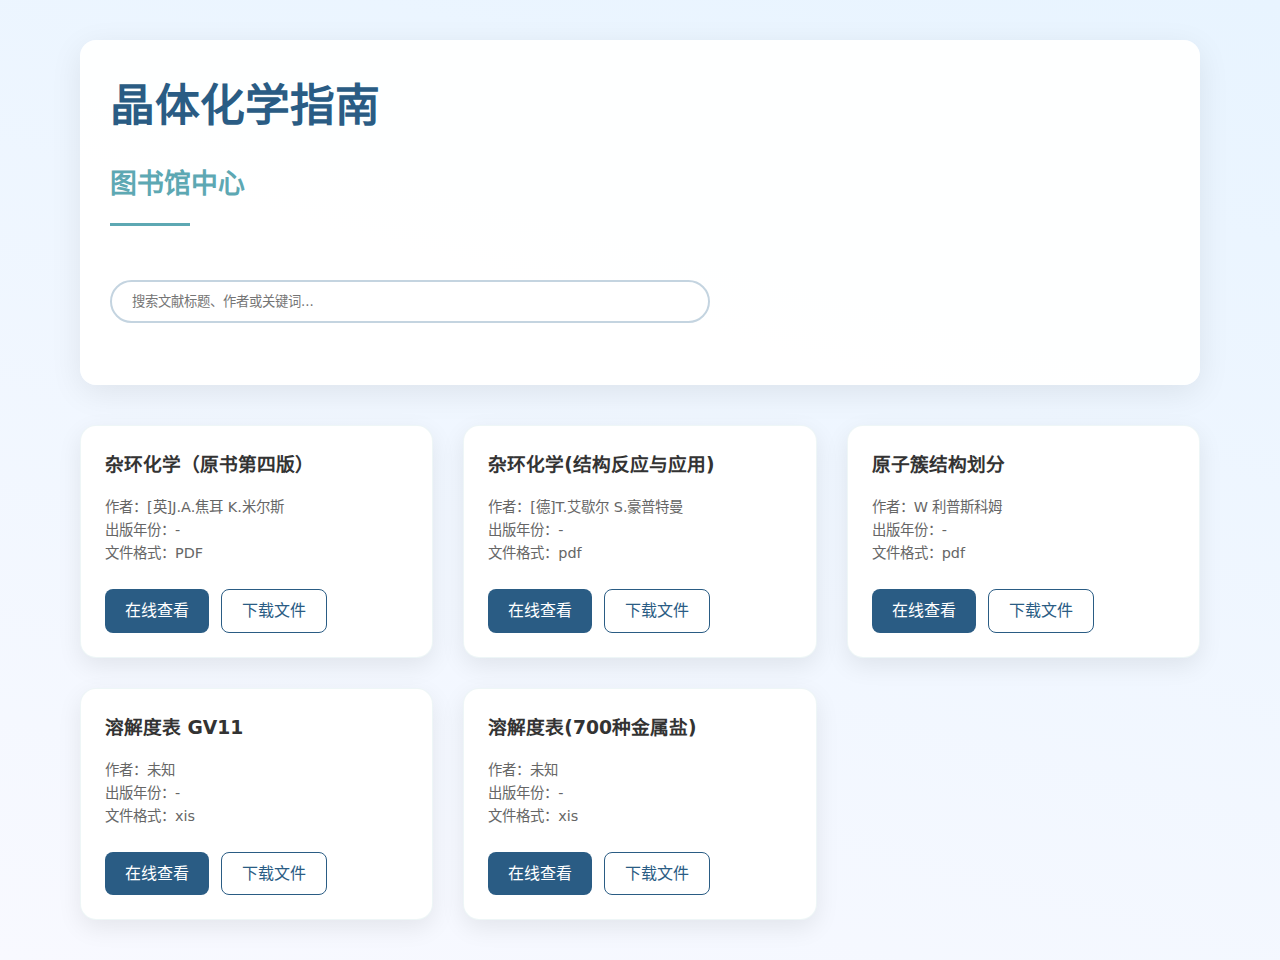
<file: 08.html>
<!DOCTYPE html>
<html lang="zh-CN">
<head>
    <meta charset="UTF-8">
    <link rel="icon" href="icon.png" type="image/png">
    <title>晶体化学指南 - 晶体图书馆</title>
    <style>
        :root {
            --primary: #2A5C84;
            --secondary: #5DA8B3;
            --accent: #C4D4E0;
            --transition: 0.3s cubic-bezier(0.4, 0, 0.2, 1);
        }

        * {
            margin: 0;
            padding: 0;
            box-sizing: border-box;
            font-family: 'Segoe UI', system-ui, sans-serif;
        }

        body {
            background: linear-gradient(15deg, #f8f9ff 0%, #e8f4ff 100%);
            line-height: 1.6;
            color: #333;
        }

        .container {
            max-width: 1200px;
            margin: 0 auto;
            padding: 40px;
        }

        /* 导航样式 */
        .nav {
            top: 40px;
            background: rgba(255,255,255,0.95);
            padding: 30px;
            border-radius: 16px;
            box-shadow: 0 8px 32px rgba(0,0,0,0.08);
            margin-bottom: 40px;
        }

        h1 {
            font-size: 2.8rem;
            color: var(--primary);
            margin-bottom: 1.2em;
            position: relative;
            padding-bottom: 0.8rem;
        }

        h1::after {
            content: '';
            position: absolute;
            bottom: 0;
            left: 0;
            width: 80px;
            height: 3px;
            background: var(--secondary);
        }

        /* 图书馆网格布局 */
        .library-grid {
            display: grid;
            grid-template-columns: repeat(auto-fit, minmax(300px, 1fr));
            gap: 30px;
            margin-top: 2em;
        }

        /* 文件卡片 */
        .doc-card {
            background: white;
            padding: 1.5rem;
            border-radius: 16px;
            box-shadow: 0 8px 24px rgba(0,0,0,0.08);
            transition: var(--transition);
            border: 1px solid rgba(93,168,179,0.1);
        }

        .doc-card:hover {
            transform: translateY(-5px);
            box-shadow: 0 12px 32px rgba(0,0,0,0.12);
        }

        .doc-thumbnail {
            width: 100%;
            height: 200px;
            object-fit: cover;
            border-radius: 12px;
            margin-bottom: 1rem;
        }

        .doc-meta {
            margin: 1rem 0;
            color: #666;
            font-size: 0.9em;
        }

        .doc-actions {
            display: flex;
            gap: 12px;
            margin-top: 1.5rem;
        }

        .btn {
            padding: 8px 20px;
            border-radius: 8px;
            text-decoration: none;
            transition: var(--transition);
            display: inline-flex;
            align-items: center;
            gap: 8px;
        }

        .btn-primary {
            background: var(--primary);
            color: white;
        }

        .btn-primary:hover {
            background: var(--secondary);
        }

        .btn-outline {
            border: 1px solid var(--primary);
            color: var(--primary);
        }

        .btn-outline:hover {
            background: rgba(93,168,179,0.1);
        }

        /* 搜索栏 */
        .search-box {
            margin: 2rem 0;
            max-width: 600px;
        }

        .search-input {
            width: 100%;
            padding: 12px 20px;
            border: 2px solid var(--accent);
            border-radius: 50px;
            transition: var(--transition);
        }

        .search-input:focus {
            outline: none;
            border-color: var(--secondary);
            box-shadow: 0 0 0 3px rgba(93,168,179,0.2);
        }

        @media (max-width: 768px) {
            .container {
                padding: 20px;
            }
            .library-grid {
                grid-template-columns: 1fr;
            }
        }
    </style>
</head>
<body>
    <div class="container">
        <nav class="nav">
            <h1>晶体化学指南<br><span style="font-size:0.6em; color:var(--secondary)">图书馆中心</span></h1>
            <div class="search-box">
                <input type="text" class="search-input" placeholder="搜索文献标题、作者或关键词...">
            </div>
        </nav>

        <div class="library-grid">
            <article class="doc-card">
                <h3>杂环化学（原书第四版）</h3>
                <div class="doc-meta">
                    <p>作者：[英]J.A.焦耳 K.米尔斯</p>
                    <p>出版年份：-</p>
                    <p>文件格式：PDF</p>
                </div>
                <div class="doc-actions">
                    <a href="杂环化学__(原书第四版).pdf" class="btn btn-primary">在线查看</a>
                    <a href="杂环化学__(原书第四版).pdf" class="btn btn-outline">下载文件</a>
                </div>
            </article>

            <article class="doc-card">
                <h3>杂环化学(结构反应与应用)</h3>
                <div class="doc-meta">
                    <p>作者：[德]T.艾歇尔 S.豪普特曼</p>
                    <p>出版年份：-</p>
                    <p>文件格式：pdf</p>
                </div>
                <div class="doc-actions">
                    <a href="杂环化学(结构反应与应用).pdf" class="btn btn-primary">在线查看</a>
                    <a href="杂环化学(结构反应与应用).pdf" class="btn btn-outline">下载文件</a>
                </div>
            </article>

            <article class="doc-card">
                <h3>原子簇结构划分</h3>
                <div class="doc-meta">
                    <p>作者：W 利普斯科姆</p>
                    <p>出版年份：-</p>
                    <p>文件格式：pdf</p>
                </div>
                <div class="doc-actions">
                    <a href="原子簇结构划分.pdf" class="btn btn-primary">在线查看</a>
                    <a href="原子簇结构划分.pdf" class="btn btn-outline">下载文件</a>
                </div>
            </article>

            <article class="doc-card">
                <h3>溶解度表 GV11</h3>
                <div class="doc-meta">
                    <p>作者：未知</p>
                    <p>出版年份：-</p>
                    <p>文件格式：xis</p>
                </div>
                <div class="doc-actions">
                    <a href="#" class="btn btn-primary">在线查看</a>
                    <a href="溶解度表 GV11.xls" class="btn btn-outline">下载文件</a>
                </div>
            </article>

            <article class="doc-card">
                <h3>溶解度表(700种金属盐)</h3>
                <div class="doc-meta">
                    <p>作者：未知</p>
                    <p>出版年份：-</p>
                    <p>文件格式：xis</p>
                </div>
                <div class="doc-actions">
                    <a href="#" class="btn btn-primary">在线查看</a>
                    <a href="溶解度表(700种金属盐).xls" class="btn btn-outline">下载文件</a>
                </div>
            </article>

        </div>
    </div>

    <script>
        // 实现搜索功能
        const searchInput = document.querySelector('.search-input');
        const docCards = document.querySelectorAll('.doc-card');

        searchInput.addEventListener('input', (e) => {
            const searchTerm = e.target.value.toLowerCase();
            
            docCards.forEach(card => {
                const text = card.textContent.toLowerCase();
                card.style.display = text.includes(searchTerm) ? 'block' : 'none';
            });
        });

        // 平滑滚动
        document.querySelectorAll('a[href^="#"]').forEach(anchor => {
            anchor.addEventListener('click', function(e) {
                e.preventDefault();
                const target = document.querySelector(this.getAttribute('href'));
                target.scrollIntoView({ behavior: 'smooth' });
            });
        });
    </script>
</body>
</html>
</file>
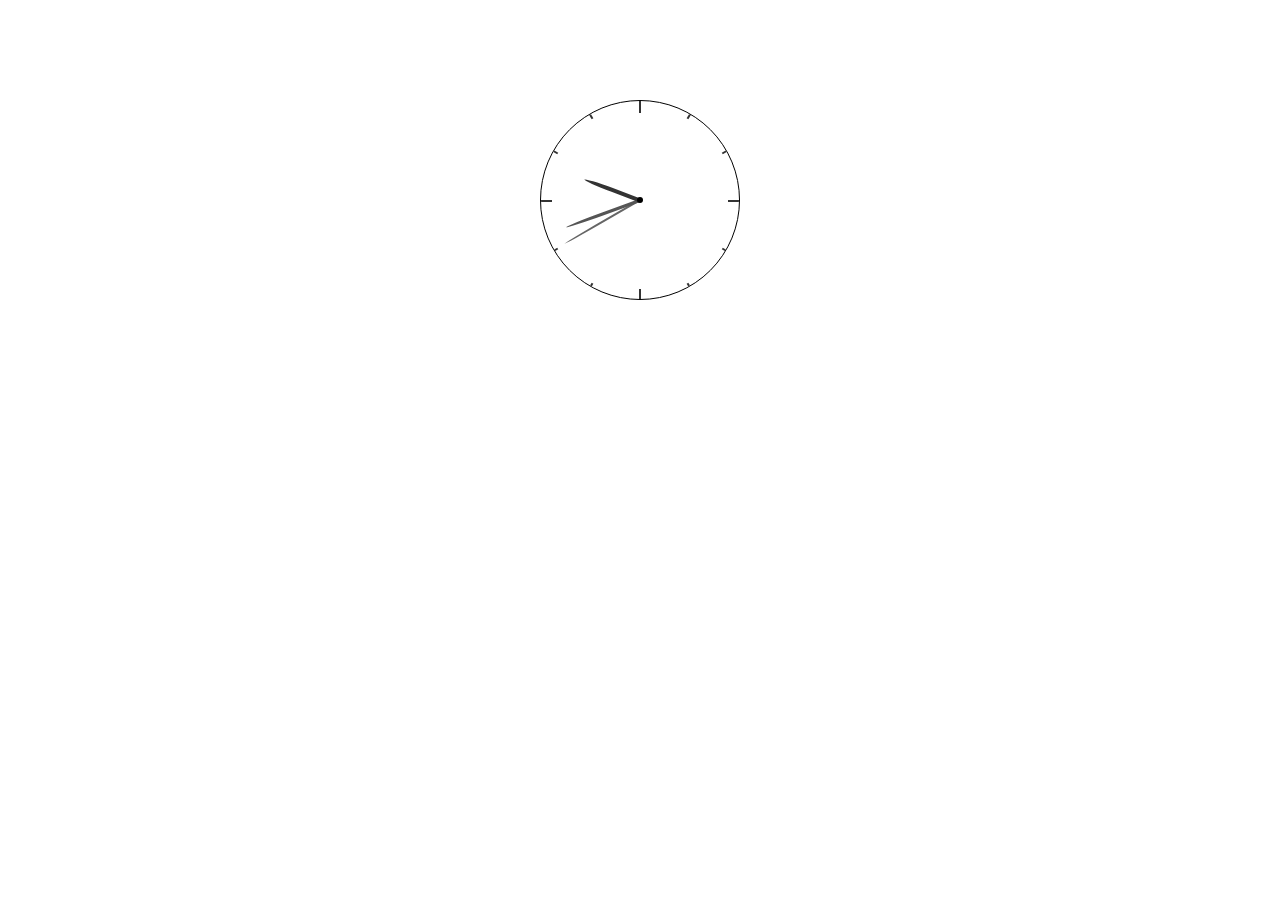
<file: clock.html>
<!DOCTYPE html>
<html lang="en">

<head>
  <meta charset="UTF-8">
  <meta name="viewport" content="width=device-width, initial-scale=1.0">
  <meta http-equiv="X-UA-Compatible" content="ie=edge">
  <title>时钟</title>
  <style lang="less">
    .clockBox {
      position: relative;
      width: 200px;
      height: 200px;
      border-radius: 50%;
      margin: 100px auto;
      box-sizing: border-box;
      border: 1px solid #000;
      overflow: hidden;
    }

    .Oo {
      position: absolute;
      top: 50%;
      left: 50%;
      width: 6px;
      height: 6px;
      margin-top: -3px;
      margin-left: -3px;
      background: #000;
      z-index: 4;
      border-radius: 50%;
    }

    .hours {
      position: absolute;
      left: 50%;
      top: 20%;
      width: 4px;
      height: 30%;
      margin-left: -2px;
      border-radius: 50% 50% 0 0;
      background: #333;
      z-index: 3;
      transform-origin: center bottom;
    }

    .minute {
      position: absolute;
      left: 50%;
      top: 10%;
      width: 3px;
      height: 40%;
      margin-left: -1.5px;
      border-radius: 50% 50% 0 0;
      background: #555;
      z-index: 2;
      transform-origin: center bottom;
    }

    .second {
      position: absolute;
      left: 50%;
      top: 6%;
      width: 2px;
      height: 44%;
      margin-left: -1px;
      border-radius: 50% 50% 0 0;
      background: #666;
      z-index: 1;
      transform-origin: center bottom;
    }

    .clockBg {
      position: relative;
      width: 100%;
      height: 100%;
      box-sizing: border-box;
    }

    .clockBg i {
      position: absolute;
      top: 0;
      left: 50%;
      margin-left: -1px;
      display: block;
      width: 2px;
      height: 5px;
      background: #333;
      transform-origin: 1px 100px;
    }

    .clockBg i:nth-child(2) {
      transform: rotate(30deg);
    }

    .clockBg i:nth-child(3) {
      transform: rotate(60deg);
    }

    .clockBg i:nth-child(4) {
      transform: rotate(90deg);
    }

    .clockBg i:nth-child(5) {
      transform: rotate(120deg);
    }

    .clockBg i:nth-child(6) {
      transform: rotate(150deg);
    }

    .clockBg i:nth-child(7) {
      transform: rotate(180deg);
    }

    .clockBg i:nth-child(8) {
      transform: rotate(210deg);
    }

    .clockBg i:nth-child(9) {
      transform: rotate(240deg);
    }

    .clockBg i:nth-child(10) {
      transform: rotate(270deg);
    }

    .clockBg i:nth-child(11) {
      transform: rotate(300deg);
    }

    .clockBg i:nth-child(12) {
      transform: rotate(330deg);
    }

    .clockBg i:nth-child(3n+1) {
      height: 12px;
    }
  </style>
</head>

<body>
  <div class="clockBox">
    <div class="Oo"></div>
    <div class="hours"></div>
    <div class="minute"></div>
    <div class="second"></div>
    <div class="clockBg">
      <i></i>
      <i></i>
      <i></i>
      <i></i>
      <i></i>
      <i></i>
      <i></i>
      <i></i>
      <i></i>
      <i></i>
      <i></i>
      <i></i>
    </div>
  </div>
  <script>
    renderTime()
    var timer = setInterval(() => {
      renderTime()
    }, 1000)
    function renderTime() {
      let newTime = new Date()
      let H = newTime.getHours() > 11 ? newTime.getHours() - 12 : newTime.getHours()
      let M = newTime.getMinutes()
      let S = newTime.getSeconds()
      document.getElementsByClassName('second')[0].style.transform = `rotate(${S*6}deg)`
      document.getElementsByClassName('minute')[0].style.transform = `rotate(${(M*6)+(S*0.1)}deg)`
      document.getElementsByClassName('hours')[0].style.transform = `rotate(${(H*30)+(M*0.5)}deg)`
    }
  </script>
</body>

</html>
</file>
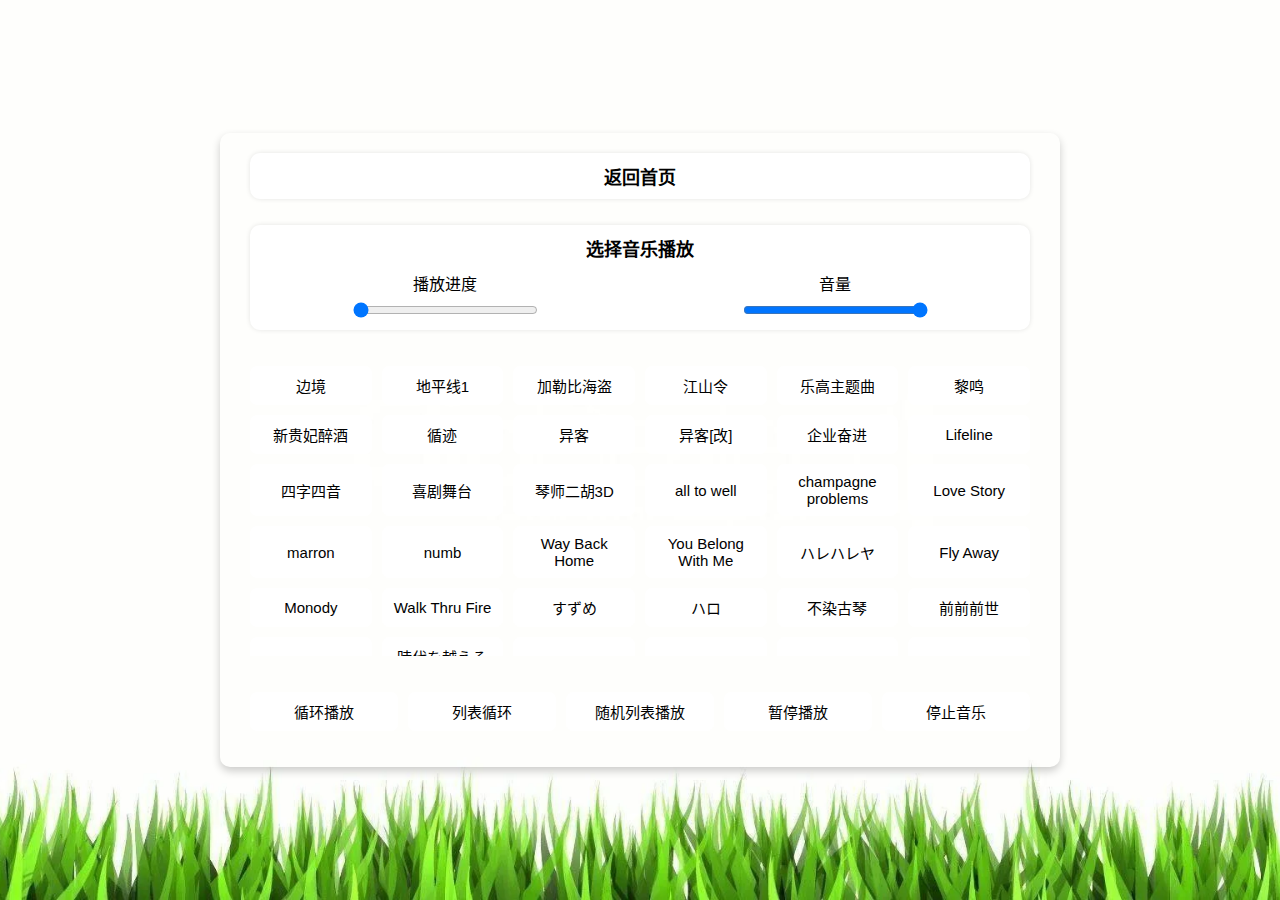
<file: m1.html>
<!DOCTYPE html>
<html lang="zh-CN">
<head>
    <meta charset="UTF-8">
    <meta name="viewport" content="width=device-width, initial-scale=1.0">
    <title>音乐咖</title>
    <style>
body {
    font-family: Arial, sans-serif;
    background-image: url('t6.jpg');
    background-size: cover;
    background-repeat: no-repeat;
    background-position: center center;
    margin: 0;
    padding: 0;
    display: flex;
    justify-content: center;
    align-items: center;
    min-height: 100vh;
    flex-direction: column;
}

.container {
    display: flex;
    flex-direction: column;
    align-items: center;
    gap: 20px;
    padding: 20px;
    max-width: 800px;
    width: 100%;
    margin: 0 auto;
    box-shadow: 0 4px 8px rgba(0, 0, 0, 0.2); 
    border-radius: 10px; 
}

.homepage {
    padding: 10px;
    border-radius: 10px;
    box-shadow: 0 0 5px rgba(0, 0, 0, 0.1);
    width: 97.5%;
    max-width: 800px;
    margin-bottom: 6px;
    box-sizing: border-box;
    text-align: center;
    font-size: 18px;
    font-weight: bold;

    background-color: #ffffff;
}

.homepage a {
    text-decoration: none;
    color: #000;
}

.status-progress-volume {
    background-color: #ffffff;
    padding: 10px;
    border-radius: 10px;
    box-shadow: 0 0 5px rgba(0, 0, 0, 0.1);
    width: 97.5%;
    max-width: 800px;
    margin-bottom: 6px;
    box-sizing: border-box;
}

.section-b {
    padding: 10px;
    border-radius: 10px;
    width: 100%;
    max-width: 800px;
    box-sizing: border-box;
    margin-bottom: 6px;
    background-color: transparent;
}

.section-a {
    padding: 10px;
    border-radius: 10px;
    width: 100%;
    max-width: 800px;
    box-sizing: border-box;
    margin-bottom: 6px;
    background-color: transparent;
    overflow-y: auto; 
    max-height: 300px; 
    scrollbar-width: none; 
}

.section-a::-webkit-scrollbar {
    display: none; 
}

.b-buttons {
    display: grid;
    grid-template-columns: repeat(auto-fit, minmax(120px, 1fr));
    gap: 10px;
    width: 100%;
    max-width: 800px;
}

.a-buttons {
    display: grid;
    grid-template-columns: repeat(auto-fit, minmax(120px, 1fr));
    gap: 10px;
    width: 100%;
    max-width: 800px;
}

.a-button, .b-button {
    padding: 9px;
    font-size: 15px;
    text-align: center;
    background-color: #fff;
    border-radius: 7px;
    border: none;
    color: #000;
    cursor: pointer;
}

.a-button:hover, .b-button:hover {
    background-color: rgba(251, 247, 8, 0.408);
}

.status {
    text-align: center;
    font-size: 18px;
    font-weight: bold;
    margin-bottom: 10px;
}

.progress-volume {
    display: flex;
    align-items: center;
    justify-content: center;
    gap: 20px;
    width: 100%;
}

.progress-container, .volume-container {
    display: flex;
    flex-direction: column;
    align-items: center;
    flex: 1;
    gap: 5px;
}

.progress-bar, .volume-bar {
    width: 50%;
}

#progress-text, #volume-text {
    margin: 0;
}

#volume-text {
    order: -1;
}

.controls {
    display: grid;
    grid-template-columns: repeat(5, 1fr);
    gap: 10px;
}

.controls button {
    width: 100%;
    padding: 10px;
    box-sizing: border-box;
    background: none;
    border: none;
    color: #000;
    cursor: pointer;
}

.controls button:hover {
    background-color: rgba(255, 255, 255, 0.1);
}
    </style>
</head>
<body>
    <div class="container">
        <div class="homepage">
            <a href="index.html">返回首页</a>
        </div>
        <div class="status-progress-volume">
            <div class="status" id="status-text">选择音乐播放</div>
            <div class="progress-volume">
                <div class="progress-container">
                    <div id="progress-text">播放进度</div>
                    <input type="range" class="progress-bar" id="progress-bar" value="0" max="100">
                </div>
                <div class="volume-container">
                    <input type="range" class="volume-bar" id="volume-bar" value="100" max="100">
                    <div id="volume-text">音量</div>
                </div>
            </div>
        </div>
        <div class="section-a">
            <div class="a-buttons">
                <button class="a-button" data-audio="边境.mp3">边境</button>
                <button class="a-button" data-audio="地平线1.mp3">地平线1</button>
                <button class="a-button" data-audio="加勒比海盗.mp3">加勒比海盗</button>
                <button class="a-button" data-audio="江山令.mp3">江山令</button>
                <button class="a-button" data-audio="乐高主题曲.mp3">乐高主题曲</button>
                <button class="a-button" data-audio="黎鸣.mp3">黎鸣</button>
                <button class="a-button" data-audio="新贵妃醉酒.mp3">新贵妃醉酒</button>
                <button class="a-button" data-audio="循迹.mp3">循迹</button>
                <button class="a-button" data-audio="异客.mp3">异客</button>
                <button class="a-button" data-audio="异客[改].mp3">异客[改]</button>
                <button class="a-button" data-audio="企业奋进.mp3">企业奋进</button>
                <button class="a-button" data-audio="Lifeline.mp3">Lifeline</button>
                <button class="a-button" data-audio="四字四音.mp3">四字四音</button>
                <button class="a-button" data-audio="喜剧舞台.mp3">喜剧舞台</button>
                <button class="a-button" data-audio="琴师二胡3D.mp3">琴师二胡3D</button>
                <button class="a-button" data-audio="all to well.mp3">all to well</button>
                <button class="a-button" data-audio="champagne problems.mp3">champagne problems</button>
                <button class="a-button" data-audio="Love Story.mp3">Love Story</button>
                <button class="a-button" data-audio="marron.mp3">marron</button>
                <button class="a-button" data-audio="numb.mp3">numb</button>
                <button class="a-button" data-audio="Way Back Home.mp3">Way Back Home</button>
                <button class="a-button" data-audio="You Belong With Me.mp3">You Belong With Me</button>
                <button class="a-button" data-audio="ハレハレヤ.mp3">ハレハレヤ</button>
                <button class="a-button" data-audio="Fly Away.mp3">Fly Away</button>
                <button class="a-button" data-audio="Monody.mp3">Monody</button>
                <button class="a-button" data-audio="Walk Thru Fire.mp3">Walk Thru Fire</button>
                <button class="a-button" data-audio="すずめ.mp3">すずめ</button>
                <button class="a-button" data-audio="ハロ.mp3">ハロ</button>
                <button class="a-button" data-audio="不染古琴.mp3">不染古琴</button>
                <button class="a-button" data-audio="前前前世.mp3">前前前世</button>
                <button class="a-button" data-audio="打上花火.mp3">打上花火</button>
                <button class="a-button" data-audio="時代を越える想い.mp3">時代を越える想い</button>
                <button class="a-button" data-audio="芒种.mp3">芒种</button>
                <button class="a-button" data-audio="See You Again.mp3">See You Again</button>
                <button class="a-button" data-audio="山鬼.mp3">山鬼</button>
                <button class="a-button" data-audio="火紅的薩日朗.mp3">火紅的薩日朗</button>
                <button class="a-button" data-audio="笑納.mp3">笑納</button>
                <button class="a-button" data-audio=".mp3"></button>
                <button class="a-button" data-audio=".mp3"></button>
                <button class="a-button" data-audio=".mp3"></button>
                <button class="a-button" data-audio=".mp3"></button>
                <button class="a-button" data-audio=".mp3"></button>
                <button class="a-button" data-audio=".mp3"></button>
                <button class="a-button" data-audio=".mp3"></button>
                <button class="a-button" data-audio=".mp3"></button>
                <button class="a-button" data-audio=".mp3"></button>
                <button class="a-button" data-audio=".mp3"></button>
                <button class="a-button" data-audio=".mp3"></button>
            </div>
        </div>
        <div class="section-b">
            <div class="b-buttons">
                <button class="b-button" id="b1">循环播放</button>
                <button class="b-button" id="b2">列表循环</button>
                <button class="b-button" id="b4">随机列表播放</button>
                <button class="b-button" id="b5">暂停播放</button> 
                <button class="b-button" id="b3">停止音乐</button>
            </div>
        </div>
    </div>
    <audio id="audio-player"></audio>
    <audio id="audio-player"></audio>
    <script>
        document.addEventListener('DOMContentLoaded', () => {
            const audioPlayer = document.getElementById('audio-player');
            const statusText = document.getElementById('status-text');
            const progressBar = document.getElementById('progress-bar');
            const volumeBar = document.getElementById('volume-bar');
            const progressText = document.getElementById('progress-text');
            const volumeText = document.getElementById('volume-text');
            const aButtons = document.querySelectorAll('.a-button');
            const b1Button = document.getElementById('b1');
            const b2Button = document.getElementById('b2');
            const b3Button = document.getElementById('b3');
            const b4Button = document.getElementById('b4');
            const b5Button = document.getElementById('b5');

            let loopSingle = false;
            let loopAll = false;
            let loopRandom = false;
            let currentAButton = null;

            aButtons.forEach(button => {
                button.addEventListener('click', () => {
                    currentAButton = button;
                    const audioFile = button.getAttribute('data-audio');
                    audioPlayer.src = audioFile;
                    audioPlayer.play();
                    updateStatus();
                });
            });

            b1Button.addEventListener('click', () => {
                loopSingle = !loopSingle;
                audioPlayer.loop = loopSingle;
                updateStatus();
            });

            b2Button.addEventListener('click', () => {
                loopSingle = false;
                loopAll = !loopAll;
                if (loopAll) {
                    playAll();
                } else {
                    audioPlayer.loop = false;
                }
                updateStatus();
            });

            b3Button.addEventListener('click', () => {
                audioPlayer.pause();
                audioPlayer.currentTime = 0;
                updateStatus('选择音乐播放');
            });

            b4Button.addEventListener('click', () => {
                loopSingle = false;
                loopAll = false;
                loopRandom = true;
                playRandom();
            });

            b5Button.addEventListener('click', () => {
                if (audioPlayer.paused) {
                    audioPlayer.play();
                    b5Button.textContent = '暂停播放'; 
                } else {
                    audioPlayer.pause();
                    b5Button.textContent = '继续播放'; 
                }
            });

            audioPlayer.addEventListener('ended', () => {
                if (loopSingle) {
                    audioPlayer.play();
                } else if (loopAll) {
                    playNext();
                } else if (loopRandom) {
                    playRandom();
                }
            });

            audioPlayer.addEventListener('timeupdate', () => {
                const progress = (audioPlayer.currentTime / audioPlayer.duration) * 100;
                progressBar.value = progress;
            });

            progressBar.addEventListener('input', () => {
                audioPlayer.currentTime = (progressBar.value / 100) * audioPlayer.duration;
            });

            volumeBar.addEventListener('input', () => {
                audioPlayer.volume = volumeBar.value / 100;
            });

            function playAll() {
                audioPlayer.loop = false;
                playNext();
            }

            function playNext() {
                const currentIndex = Array.from(aButtons).indexOf(currentAButton);
                const nextIndex = (currentIndex + 1) % aButtons.length;
                currentAButton = aButtons[nextIndex];
                const nextAudioFile = currentAButton.getAttribute('data-audio');
                audioPlayer.src = nextAudioFile;
                audioPlayer.play();
                updateStatus();
            }

            function playRandom() {
                audioPlayer.loop = false;
                const randomIndex = Math.floor(Math.random() * aButtons.length);
                currentAButton = aButtons[randomIndex];
                const randomAudioFile = currentAButton.getAttribute('data-audio');
                audioPlayer.src = randomAudioFile;
                audioPlayer.play();
                updateStatus();
            }

            function updateStatus(customText) {
    let loopStatus = '';
    if (loopSingle) {
        loopStatus = '[单曲循环]';
    } else if (loopAll) {
        loopStatus = '[列表循环]';
    } else if (loopRandom) {
        loopStatus = '[随机播放]';
    }
    statusText.textContent = `${loopStatus} 正在播放: ${currentAButton ? currentAButton.textContent : '无'}`;
    if (customText) {
        statusText.textContent = customText;
    }
    }
    });
    </script>
</body>
</html>
</file>
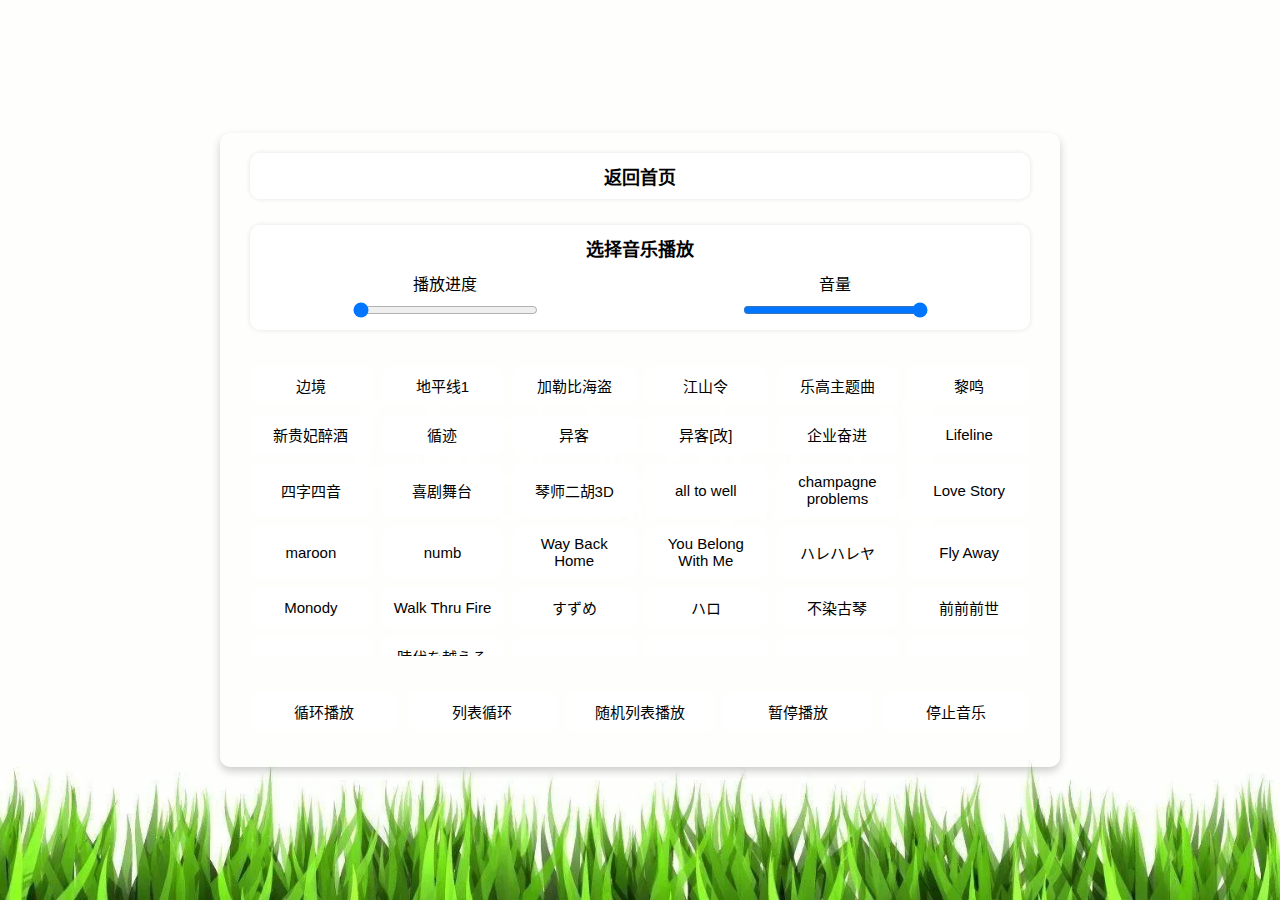
<file: mu1.html>
<!DOCTYPE html>
<html lang="zh-CN">
<head>
    <meta charset="UTF-8">
    <meta name="viewport" content="width=device-width, initial-scale=1.0">
    <title>音乐咖</title>
    <style>
body {
    font-family: Arial, sans-serif;
    background-image: url('t6.jpg');
    background-size: cover;
    background-repeat: no-repeat;
    background-position: center center;
    margin: 0;
    padding: 0;
    display: flex;
    justify-content: center;
    align-items: center;
    min-height: 100vh;
    flex-direction: column;
}

.container {
    display: flex;
    flex-direction: column;
    align-items: center;
    gap: 20px;
    padding: 20px;
    max-width: 800px;
    width: 100%;
    margin: 0 auto;
    box-shadow: 0 4px 8px rgba(0, 0, 0, 0.2); 
    border-radius: 10px; 
}

.homepage {
    padding: 10px;
    border-radius: 10px;
    box-shadow: 0 0 5px rgba(0, 0, 0, 0.1);
    width: 97.5%;
    max-width: 800px;
    margin-bottom: 6px;
    box-sizing: border-box;
    text-align: center;
    font-size: 18px;
    font-weight: bold;

    background-color: #ffffff;
}

.homepage a {
    text-decoration: none;
    color: #000;
}

.status-progress-volume {
    background-color: #ffffff;
    padding: 10px;
    border-radius: 10px;
    box-shadow: 0 0 5px rgba(0, 0, 0, 0.1);
    width: 97.5%;
    max-width: 800px;
    margin-bottom: 6px;
    box-sizing: border-box;
}

.section-b {
    padding: 10px;
    border-radius: 10px;
    width: 100%;
    max-width: 800px;
    box-sizing: border-box;
    margin-bottom: 6px;
    background-color: transparent;
}

.section-a {
    padding: 10px;
    border-radius: 10px;
    width: 100%;
    max-width: 800px;
    box-sizing: border-box;
    margin-bottom: 6px;
    background-color: transparent;
    overflow-y: auto; 
    max-height: 300px; 
    scrollbar-width: none; 
}

.section-a::-webkit-scrollbar {
    display: none; 
}

.b-buttons {
    display: grid;
    grid-template-columns: repeat(auto-fit, minmax(120px, 1fr));
    gap: 10px;
    width: 100%;
    max-width: 800px;
}

.a-buttons {
    display: grid;
    grid-template-columns: repeat(auto-fit, minmax(120px, 1fr));
    gap: 10px;
    width: 100%;
    max-width: 800px;
}

.a-button, .b-button {
    padding: 9px;
    font-size: 15px;
    text-align: center;
    background-color: #fff;
    border-radius: 7px;
    border: none;
    color: #000;
    cursor: pointer;
}

.a-button:hover, .b-button:hover {
    background-color: rgba(251, 247, 8, 0.408);
}

.status {
    text-align: center;
    font-size: 18px;
    font-weight: bold;
    margin-bottom: 10px;
}

.progress-volume {
    display: flex;
    align-items: center;
    justify-content: center;
    gap: 20px;
    width: 100%;
}

.progress-container, .volume-container {
    display: flex;
    flex-direction: column;
    align-items: center;
    flex: 1;
    gap: 5px;
}

.progress-bar, .volume-bar {
    width: 50%;
}

#progress-text, #volume-text {
    margin: 0;
}

#volume-text {
    order: -1;
}

.controls {
    display: grid;
    grid-template-columns: repeat(5, 1fr);
    gap: 10px;
}

.controls button {
    width: 100%;
    padding: 10px;
    box-sizing: border-box;
    background: none;
    border: none;
    color: #000;
    cursor: pointer;
}

.controls button:hover {
    background-color: rgba(255, 255, 255, 0.1);
}
    </style>
</head>
<body>
    <div class="container">
        <div class="homepage">
            <a href="index.html">返回首页</a>
        </div>
        <div class="status-progress-volume">
            <div class="status" id="status-text">选择音乐播放</div>
            <div class="progress-volume">
                <div class="progress-container">
                    <div id="progress-text">播放进度</div>
                    <input type="range" class="progress-bar" id="progress-bar" value="0" max="100">
                </div>
                <div class="volume-container">
                    <input type="range" class="volume-bar" id="volume-bar" value="100" max="100">
                    <div id="volume-text">音量</div>
                </div>
            </div>
        </div>
        <div class="section-a">
            <div class="a-buttons">
                <button class="a-button" data-audio="边境.mp3">边境</button>
                <button class="a-button" data-audio="地平线1.mp3">地平线1</button>
                <button class="a-button" data-audio="加勒比海盗.mp3">加勒比海盗</button>
                <button class="a-button" data-audio="江山令.mp3">江山令</button>
                <button class="a-button" data-audio="乐高主题曲.mp3">乐高主题曲</button>
                <button class="a-button" data-audio="黎鸣.mp3">黎鸣</button>
                <button class="a-button" data-audio="新贵妃醉酒.mp3">新贵妃醉酒</button>
                <button class="a-button" data-audio="循迹.mp3">循迹</button>
                <button class="a-button" data-audio="异客.mp3">异客</button>
                <button class="a-button" data-audio="异客[改].mp3">异客[改]</button>
                <button class="a-button" data-audio="企业奋进.mp3">企业奋进</button>
                <button class="a-button" data-audio="Lifeline.mp3">Lifeline</button>
                <button class="a-button" data-audio="四字四音.mp3">四字四音</button>
                <button class="a-button" data-audio="喜剧舞台.mp3">喜剧舞台</button>
                <button class="a-button" data-audio="琴师二胡3D.mp3">琴师二胡3D</button>
                <button class="a-button" data-audio="all to well.mp3">all to well</button>
                <button class="a-button" data-audio="champagne problems.mp3">champagne problems</button>
                <button class="a-button" data-audio="Love Story.mp3">Love Story</button>
                <button class="a-button" data-audio="marron.mp3">maroon</button>
                <button class="a-button" data-audio="numb.mp3">numb</button>
                <button class="a-button" data-audio="Way Back Home.mp3">Way Back Home</button>
                <button class="a-button" data-audio="You Belong With Me.mp3">You Belong With Me</button>
                <button class="a-button" data-audio="ハレハレヤ.mp3">ハレハレヤ</button>
                <button class="a-button" data-audio="Fly Away.mp3">Fly Away</button>
                <button class="a-button" data-audio="Monody.mp3">Monody</button>
                <button class="a-button" data-audio="Walk Thru Fire.mp3">Walk Thru Fire</button>
                <button class="a-button" data-audio="すずめ.mp3">すずめ</button>
                <button class="a-button" data-audio="ハロ.mp3">ハロ</button>
                <button class="a-button" data-audio="不染古琴.mp3">不染古琴</button>
                <button class="a-button" data-audio="前前前世.mp3">前前前世</button>
                <button class="a-button" data-audio="打上花火.mp3">打上花火</button>
                <button class="a-button" data-audio="時代を越える想い.mp3">時代を越える想い</button>
                <button class="a-button" data-audio="芒种.mp3">芒种</button>
                <button class="a-button" data-audio="See You Again.mp3">See You Again</button>
                <button class="a-button" data-audio="山鬼.mp3">山鬼</button>
                <button class="a-button" data-audio="火紅的薩日朗.mp3">火紅的薩日朗</button>
                <button class="a-button" data-audio="笑納.mp3">笑納</button>
                <button class="a-button" data-audio="Closer.mp3">Closer</button>
                <button class="a-button" data-audio="Nevada.mp3">Nevada</button>
                <button class="a-button" data-audio="NIGHT DANCER.mp3">NIGHT DANCER</button>
            </div>
        </div>
        <div class="section-b">
            <div class="b-buttons">
                <button class="b-button" id="b1">循环播放</button>
                <button class="b-button" id="b2">列表循环</button>
                <button class="b-button" id="b4">随机列表播放</button>
                <button class="b-button" id="b5">暂停播放</button> 
                <button class="b-button" id="b3">停止音乐</button>
            </div>
        </div>
    </div>
    <audio id="audio-player"></audio>
    <audio id="audio-player"></audio>
    <script>
        document.addEventListener('DOMContentLoaded', () => {
            const audioPlayer = document.getElementById('audio-player');
            const statusText = document.getElementById('status-text');
            const progressBar = document.getElementById('progress-bar');
            const volumeBar = document.getElementById('volume-bar');
            const progressText = document.getElementById('progress-text');
            const volumeText = document.getElementById('volume-text');
            const aButtons = document.querySelectorAll('.a-button');
            const b1Button = document.getElementById('b1');
            const b2Button = document.getElementById('b2');
            const b3Button = document.getElementById('b3');
            const b4Button = document.getElementById('b4');
            const b5Button = document.getElementById('b5');

            let loopSingle = false;
            let loopAll = false;
            let loopRandom = false;
            let currentAButton = null;

            aButtons.forEach(button => {
                button.addEventListener('click', () => {
                    currentAButton = button;
                    const audioFile = button.getAttribute('data-audio');
                    audioPlayer.src = audioFile;
                    audioPlayer.play();
                    updateStatus();
                });
            });

            b1Button.addEventListener('click', () => {
                loopSingle = !loopSingle;
                audioPlayer.loop = loopSingle;
                updateStatus();
            });

            b2Button.addEventListener('click', () => {
                loopSingle = false;
                loopAll = !loopAll;
                if (loopAll) {
                    playAll();
                } else {
                    audioPlayer.loop = false;
                }
                updateStatus();
            });

            b3Button.addEventListener('click', () => {
                audioPlayer.pause();
                audioPlayer.currentTime = 0;
                updateStatus('选择音乐播放');
            });

            b4Button.addEventListener('click', () => {
                loopSingle = false;
                loopAll = false;
                loopRandom = true;
                playRandom();
            });

            b5Button.addEventListener('click', () => {
                if (audioPlayer.paused) {
                    audioPlayer.play();
                    b5Button.textContent = '暂停播放'; 
                } else {
                    audioPlayer.pause();
                    b5Button.textContent = '继续播放'; 
                }
            });

            audioPlayer.addEventListener('ended', () => {
                if (loopSingle) {
                    audioPlayer.play();
                } else if (loopAll) {
                    playNext();
                } else if (loopRandom) {
                    playRandom();
                }
            });

            audioPlayer.addEventListener('timeupdate', () => {
                const progress = (audioPlayer.currentTime / audioPlayer.duration) * 100;
                progressBar.value = progress;
            });

            progressBar.addEventListener('input', () => {
                audioPlayer.currentTime = (progressBar.value / 100) * audioPlayer.duration;
            });

            volumeBar.addEventListener('input', () => {
                audioPlayer.volume = volumeBar.value / 100;
            });

            function playAll() {
                audioPlayer.loop = false;
                playNext();
            }

            function playNext() {
                const currentIndex = Array.from(aButtons).indexOf(currentAButton);
                const nextIndex = (currentIndex + 1) % aButtons.length;
                currentAButton = aButtons[nextIndex];
                const nextAudioFile = currentAButton.getAttribute('data-audio');
                audioPlayer.src = nextAudioFile;
                audioPlayer.play();
                updateStatus();
            }

            function playRandom() {
                audioPlayer.loop = false;
                const randomIndex = Math.floor(Math.random() * aButtons.length);
                currentAButton = aButtons[randomIndex];
                const randomAudioFile = currentAButton.getAttribute('data-audio');
                audioPlayer.src = randomAudioFile;
                audioPlayer.play();
                updateStatus();
            }

            function updateStatus(customText) {
    let loopStatus = '';
    if (loopSingle) {
        loopStatus = '[单曲循环]';
    } else if (loopAll) {
        loopStatus = '[列表循环]';
    } else if (loopRandom) {
        loopStatus = '[随机播放]';
    }
    statusText.textContent = `${loopStatus} 正在播放: ${currentAButton ? currentAButton.textContent : '无'}`;
    if (customText) {
        statusText.textContent = customText;
    }
    }
    });
    </script>
</body>
</html>
</file>
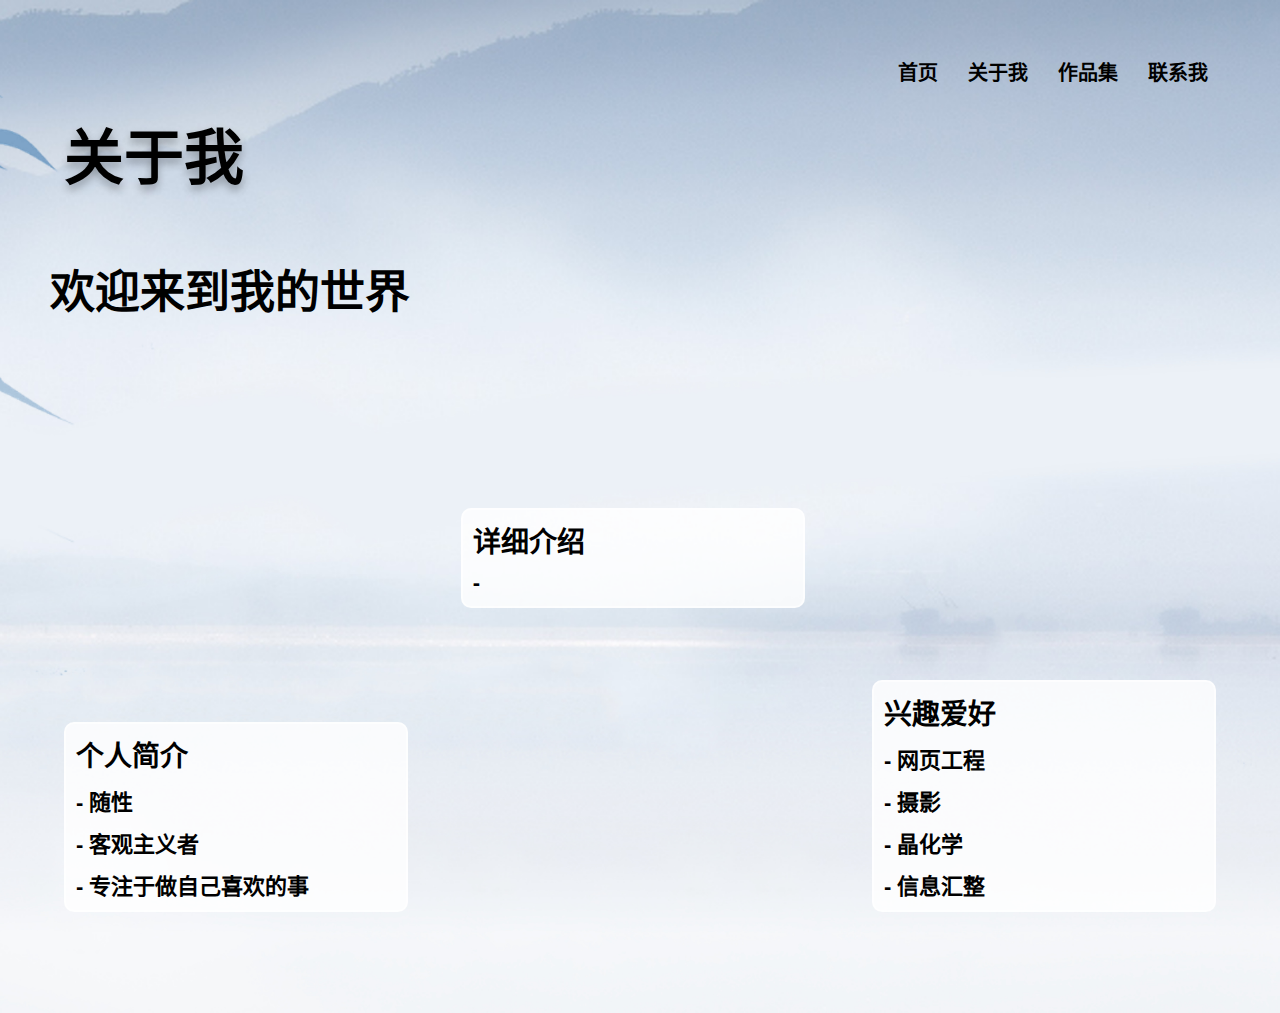
<file: p2.html>
<!DOCTYPE html>
<html lang="zh-CN">
<head>
    <meta charset="UTF-8">
    <meta name="viewport" content="width=device-width, initial-scale=1.0">
    <title>关于我</title>
    <style>
        body {
            margin: 0;
            font-family: Arial, sans-serif;
            color: #ffffff;
        }
        .container {
            padding: 1.5cm;
            position: relative;
            height: 100vh; 
            background-repeat: no-repeat;
            background-position: center center;
            background-size: cover;
        }
        .t2 {
            background-image: url('t2.jpg'); 
        }
        ul {
            list-style-type: none;
            padding: 0;
            margin: 0;
            display: flex;
            justify-content: flex-end;
            position: relative;
            z-index: 1;
        }
        li {
            margin: 0 15px;
        }
        a {
            text-decoration: none;
            color: #000000;
            font-weight: bold;
            font-size: 20px;
        }
        a:hover {
            color: #83b6ec;
        }
        .centered-text, .date-text, .extra-text {
            position: absolute;
            color: #000000; 
            text-align: center; 
        }
        .centered-text {
            left: 12%; 
            top: calc(10% + 0.2cm); 
            transform: translateX(-50%); 
            font-size: 60px; 
            font-weight: bold;
            text-shadow: 0 5px 8px rgba(0, 0, 0, 0.3);
        }
        .date-text {
            left: 18%;
            top: calc(20% + 1.4cm); 
            transform: translateX(-50%);
            font-size: 45px; 
            font-weight: bold; 
        }
        .extra-text {
            position: absolute;
            width: 25%;
            padding: 10px;
            background-color: rgba(255, 255, 255, 0.8); 
            color: #000; 
            font-weight: bold; 
            text-align: left;
            border: 2px solid rgba(255, 255, 255, 0.6); 
            border-radius: 10px; 
        }
        .extra-text p {
            margin: 10px 0;
        }
        .extra-text p:first-child {
            margin-top: 0;
        }
        .extra-text p:last-child {
            margin-bottom: 0;
        }
        .extra-text.left {
            left: 5%;
            bottom: 10%;
            font-size: 22px;
        }
        .extra-text.center {
            left: 36%;
            bottom: 40%; 
            font-size: 22px;
        }
        .extra-text.right {
            right: 5%;
            bottom: 10%;
            font-size: 22px;
        }
        .extra-text.left p:first-child, .extra-text.center p:first-child, .extra-text.right p:first-child {
            font-size: 28px; 
        }
    </style>
</head>
<body>
    <div class="container t2"> 
        <ul>
            <li><a href="index.html">首页</a></li>
            <li><a href="p2.html">关于我</a></li>
            <li><a href="p3.html">作品集</a></li>
            <li><a href="p4.html">联系我</a></li>
        </ul>
        <div class="centered-text">
            关于我
        </div>
        <div class="date-text">
            欢迎来到我的世界
        </div>
        <div class="extra-text left">
            <p>个人简介</p>
            <p>- 随性</p>
            <p>- 客观主义者</p>
            <p>- 专注于做自己喜欢的事</p>
        </div>
        <div class="extra-text center">
            <p>详细介绍</p>
            <p>- 
            </p>
        </div>
        <div class="extra-text right">
            <p>兴趣爱好</p>
            <p>- 网页工程</p>
            <p>- 摄影</p>
            <p>- 晶化学</p>
            <p>- 信息汇整</p>
        </div>
    </div>
</body>
</html>
</file>
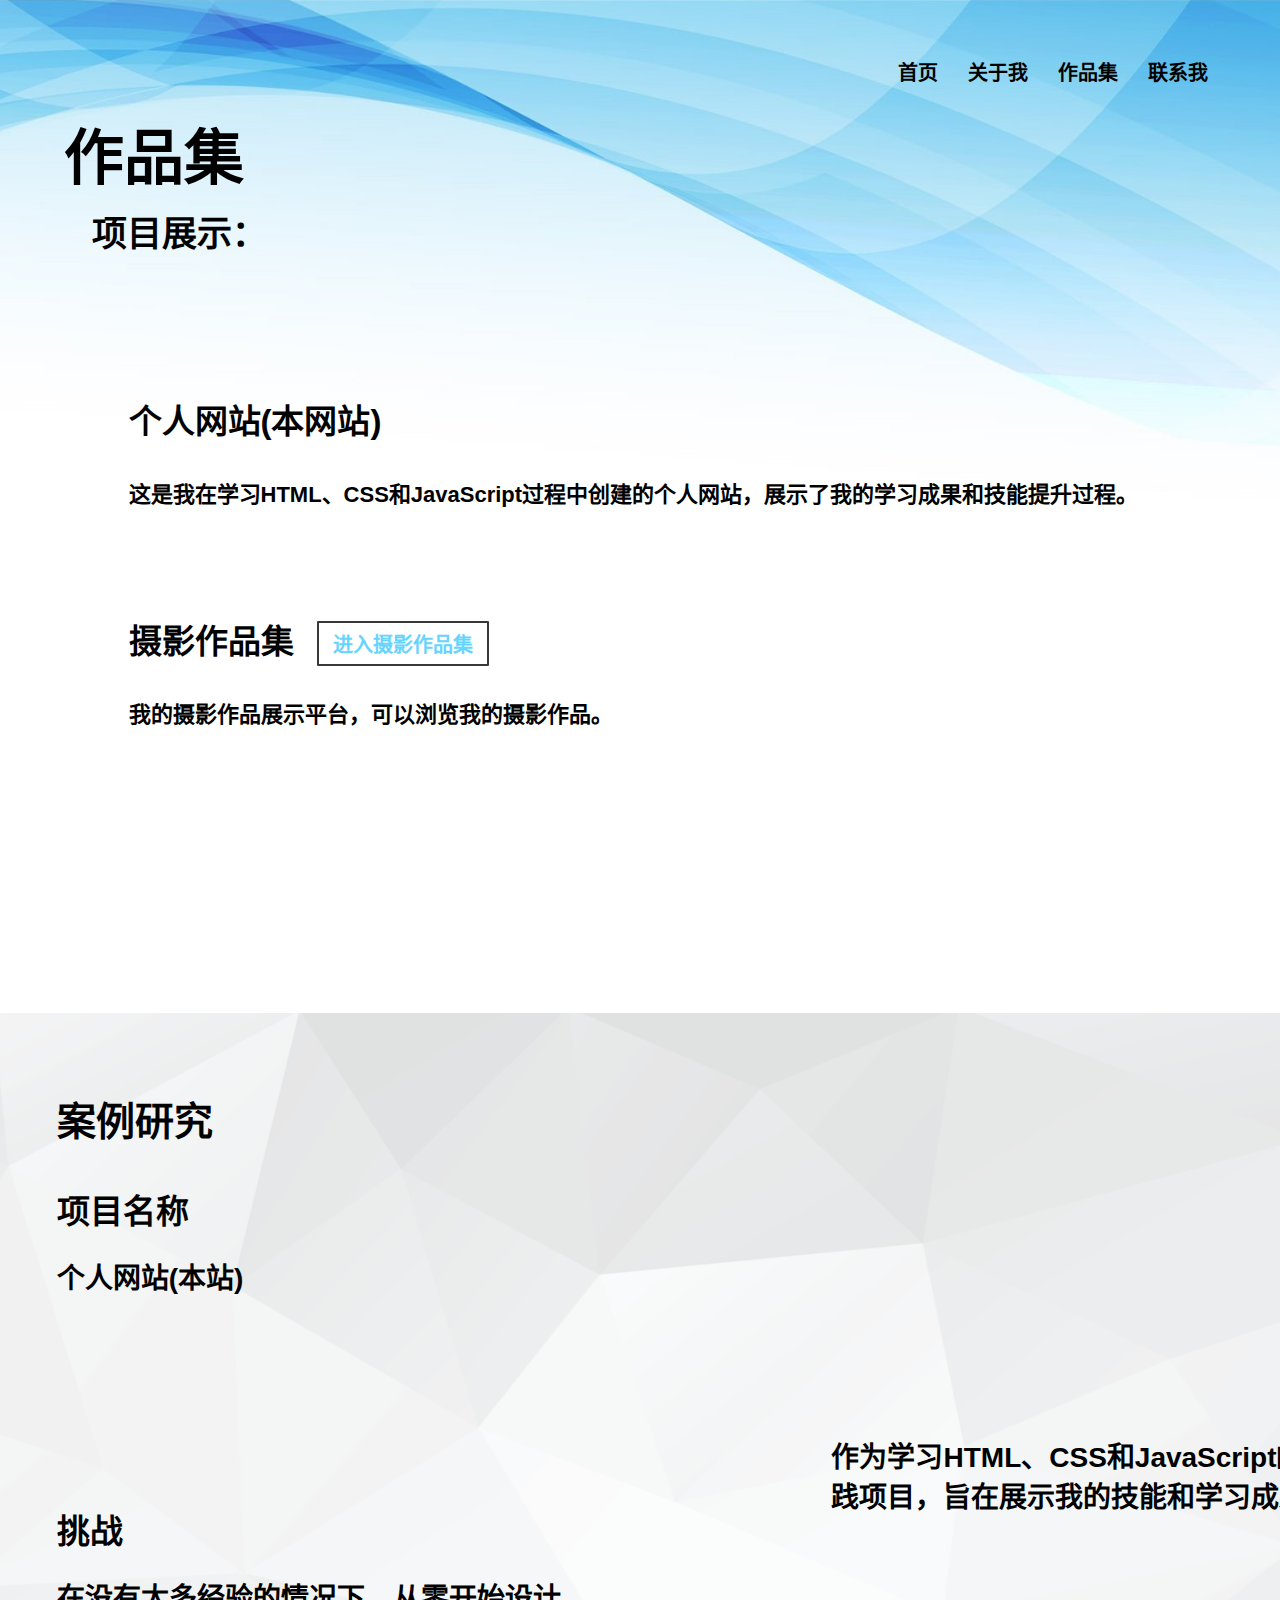
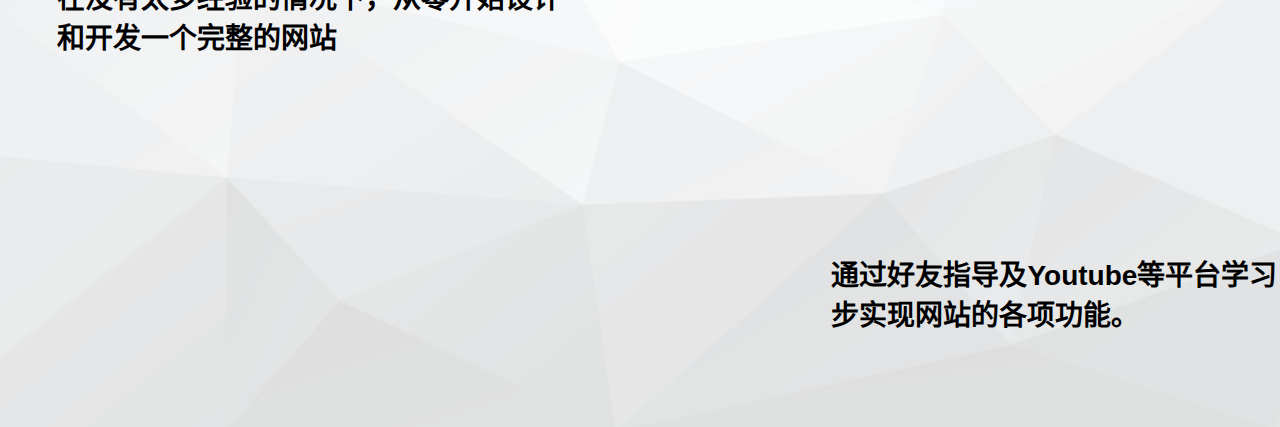
<file: p3.html>
<!DOCTYPE html>
<html lang="zh-CN">
<head>
    <meta charset="UTF-8">
    <meta name="viewport" content="width=device-width, initial-scale=1.0">
    <title>作品集</title>
    <style>
        body {
            margin: 0;
            font-family: Arial, sans-serif;
            color: #ffffff;
        }
        .container {
            padding: 1.5cm;
            position: relative;
            height: 100vh; 
            background-repeat: no-repeat;
            background-position: center center;
            background-size: cover;
        }
        .t2 {
            background-image: url('t4.jpg'); 
        }
        .t3 {
            background-image: url('t3.jpg'); 
        }
        ul {
            list-style-type: none;
            padding: 0;
            margin: 0;
            display: flex;
            justify-content: flex-end;
            position: absolute;
            top: 1.5cm;
            right: 1.5cm;
            z-index: 1;
        }
        li {
            margin: 0 15px;
        }
        a {
            text-decoration: none;
            color: #000000;
            font-weight: bold;
            font-size: 20px;
        }
        a:hover {
            color: #83b6ec;
        }
        .centered-text, .date-text, .extra-text {
            position: absolute;
            color: #000000; 
            text-align: center; 
        }
        .centered-text {
            left: 12%; 
            top: calc(10% + 0.2cm); 
            transform: translateX(-50%); 
            font-size: 60px; 
            font-weight: bold;
        }
        .date-text {
            left: 14%;
            top: calc(15% + 1.4cm); 
            transform: translateX(-50%);
            font-size: 35px; 
            font-weight: bold; 
        }
        .bottom-left-text {
            position: absolute;
            top: calc(35% + 0.2cm); 
            left: 3.4cm;
            color: #000000;
            font-size: 22px; 
            text-align: left;
            font-weight: bold;
        }
        .case-study {
            position: absolute;
            top: 1cm; 
            left: 1.5cm; 
            width: 55%; 
            color: #000000;
            text-align: left;
            font-weight: bold;
        }
        .case-study-title {
            font-size: 35px; 
        }
        .case-study-content {
            font-size: 28px; 
            margin-top: 0; 
            margin-left: 0; 
        }
        .case-study-content p {
            margin: 0; 
        }
        .personal-info {
            position: absolute;
            top: 30%; 
            left: 3.4cm;
            color: hsl(197, 100%, 70%);
            font-size: 22px; 
            text-align: left;
            font-weight: bold;
        }
        .portfolio-button {
            position: absolute;
            top: calc(12% + 0.49cm);
            left: 5cm;
            padding: 6px 14px;
            border: 2px solid #373838;
            border-radius: 1px;
        }
        .portfolio-button a {
            color: hsl(197, 100%, 70%);
            font-weight: bold;
            text-decoration: none;
        }
        .portfolio-button a:hover {
            text-decoration: underline;
        }
    </style>
</head>
<body>
    <div class="container t2"> 
        <ul>
            <li><a href="index.html">首页</a></li>
            <li><a href="p2.html">关于我</a></li>
            <li><a href="p3.html">作品集</a></li>
            <li><a href="p4.html">联系我</a></li>
        </ul>
        <div class="centered-text">
            作品集
        </div>
        <div class="date-text">
            项目展示：
        </div>
        <div class="extra-text">
            
        </div>
        <div class="bottom-left-text">
            <p style="font-size: 33px">个人网站(本网站)</p>
            <p>这是我在学习HTML、CSS和JavaScript过程中创建的个人网站，展示了我的学习成果和技能提升过程。</p>
        </div>
        <div class="bottom-left-text" style="top: calc(50% + 2cm);"> 
            <p style="font-size: 33px">摄影作品集</p>
            <p>我的摄影作品展示平台，可以浏览我的摄影作品。</p>
            <div class="portfolio-button">
                <a href="x1.html">进入摄影作品集</a>
            </div>
        </div>
    </div>
    <div class="container t3"> 
        <div class="case-study">
            <p class="case-study-title" style="font-size: 39px;">案例研究</p>
            <p class="case-study-content" style="font-size: 33px;">项目名称</p>
            <p class="case-study-content" style="font-size: 28px; margin-top: -10px;">个人网站(本站)</p>
        </div>
        <div class="case-study" style="top: 8cm; left: 22cm; width: 40%;">
            <p class="case-study-content" style="font-size: 33px; margin-left: 13.8cm;">背景</p>
            <p class="case-study-content" style="font-size: 28px; margin-top: -10px;">作为学习HTML、CSS和JavaScript的实践项目，旨在展示我的技能和学习成果。</p>
        </div>
        <div class="case-study" style="top: 13cm; width: 40%;">
            <p class="case-study-content" style="font-size: 33px;">挑战</p>
            <p class="case-study-content" style="font-size: 28px; margin-top: -10px;">在没有太多经验的情况下，从零开始设计和开发一个完整的网站</p>
        </div>
        <div class="case-study" style="top: 16cm; left: 22cm; width: 40%;">
            <p class="case-study-content" style="font-size: 33px; margin-top: 20px; margin-left: 12cm;">解决方案</p>
            <p class="case-study-content" style="font-size: 28px; margin-top: -10px;">通过好友指导及Youtube等平台学习，逐步实现网站的各项功能。</p>
        </div>
    </div>
</body>
</html>
</file>
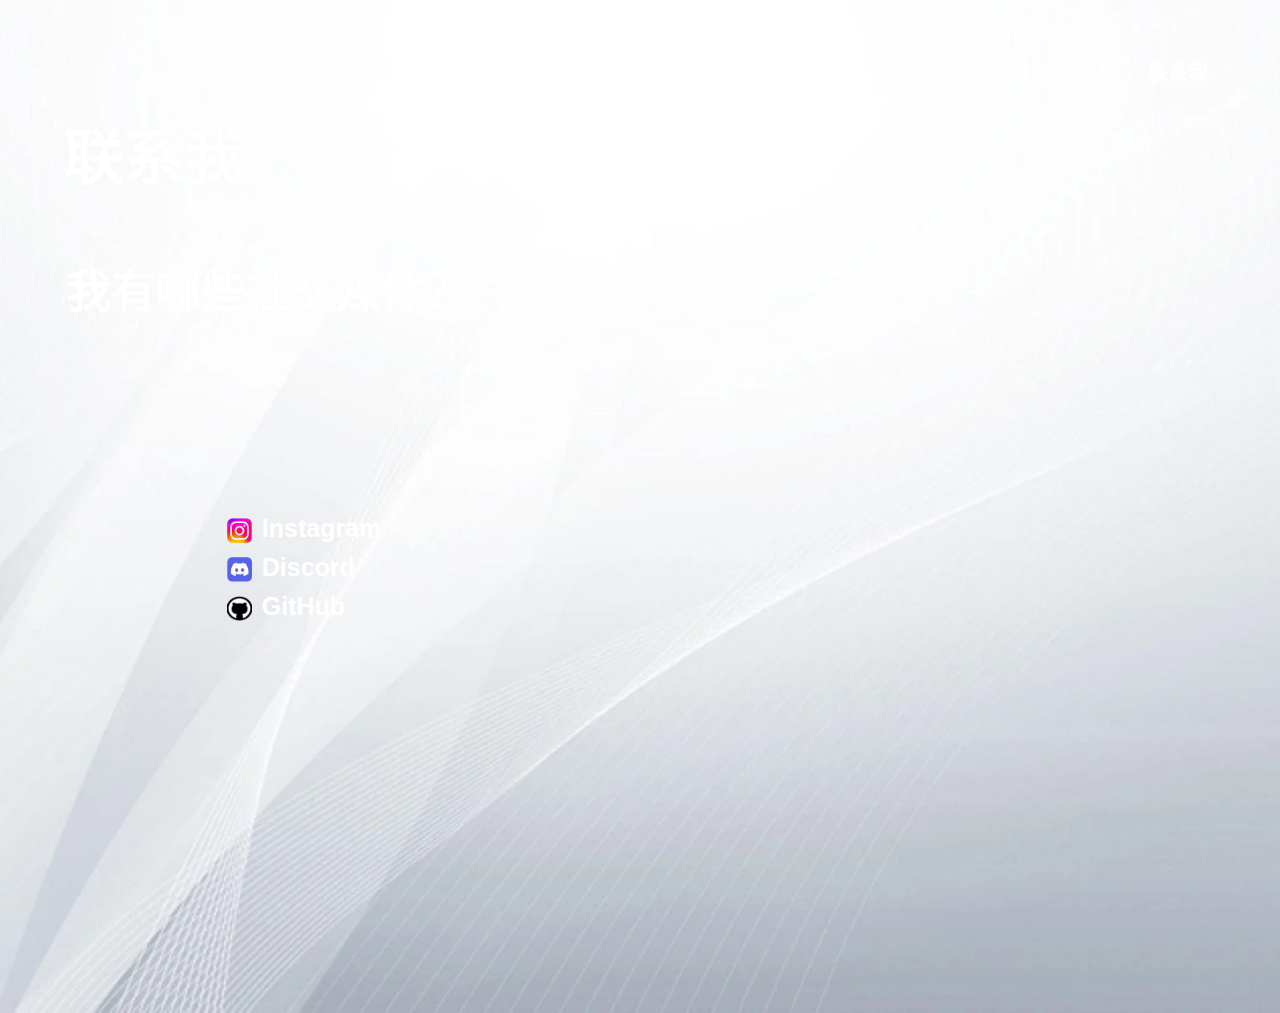
<file: p4.html>
<!DOCTYPE html>
<html lang="zh-CN">
<head>
    <meta charset="UTF-8">
    <meta name="viewport" content="width=device-width, initial-scale=1.0">
    <title>联系我</title>
    <style>
        body {
            margin: 0;
            font-family: Arial, sans-serif;
            color: #ffffff;
            background-color: #000000;
        }
        .container {
            padding: 1.5cm;
            position: relative;
            height: 100vh; 
            background-repeat: no-repeat;
            background-position: center center;
            background-size: cover;
        }
        .t5 {
            background-image: url('t5.jpg'); 
            position: relative; 
        }
        ul {
            list-style-type: none;
            padding: 0;
            margin: 0;
            display: flex;
            justify-content: flex-end;
            position: relative;
            z-index: 1;
        }
        li {
            margin: 0 15px;
        }
        a {
            text-decoration: none;
            color: #ffffff;
            font-weight: bold;
            font-size: 20px;
        }
        a:hover {
            color: #83b6ec;
        }
        .centered-text, .date-text, .extra-text {
            position: absolute;
            color: #ffffff; 
            text-align: center; 
        }
        .centered-text {
            left: 12%; 
            top: calc(10% + 0.2cm); 
            transform: translateX(-50%); 
            font-size: 60px; 
            font-weight: bold;
            text-shadow: 0 5px 8px rgba(247, 244, 244, 0.3);
        }
        .date-text {
            left: 21%;
            top: calc(20% + 1.4cm); 
            transform: translateX(-50%);
            font-size: 45px; 
            font-weight: bold; 
        }
        .module {
            position: absolute;
            font-size: 60px;
            font-weight: bold;
            color: #ffffff;
            text-align: center;
        }
        .module1 {
            left: 17%; 
            top: calc(10% + 0.2cm); 
            transform: translateX(-50%); 
        }
        .module2 {
            left: 20%; 
            top: calc(10% + 0.2cm); 
            transform: translateX(-50%); 
        }
        .module3 {
            left: 32%; 
            top: calc(10% + 0.2cm); 
            transform: translateX(-50%); 
        }
        .social-links {
            position: absolute;
            bottom: 2cm;
            top: calc(50% + 0.2cm); 
            left: 6cm;
            text-align: left;
            color: #ffffffe9;
        }
        .social-links a {
            display: block;
            color: #ffffff;
            font-size: 25px;
            margin-bottom: 10px;
            text-shadow: 0 5px 8px rgba(255, 255, 255, 0.1);
        }
        .social-links a img {
            vertical-align: middle;
            margin-right: 10px;
            width: 25px;
            height: 25px;
            text-shadow: 0 5px 8px rgba(255, 255, 255, 0.1);
        }
    </style>
</head>
<body>
    <div class="container t5"> 
        <ul>
            <li><a href="index.html">首页</a></li>
            <li><a href="p2.html">关于我</a></li>
            <li><a href="p3.html">作品集</a></li>
            <li><a href="p4.html">联系我</a></li>
        </ul>
        <div class="centered-text">
            联系我
        </div>
        <div class="date-text">
            我有哪些社交媒体？
        </div>
        <div class="social-links">
            <a href="https://www.instagram.com/kunzhe0417?igsh=MWQzODBvNXljajVqdw==" target="_blank">
                <img src="ig3.png" alt="Instagram">Instagram
            </a>
            <a href="https://discord.com/invite/TAtjJKjf" target="_blank">
                <img src="dc2.png" alt="Discord">Discord
            </a>
            <a href="https://github.com/oho1714" target="_blank">
                <img src="gt.png" alt="GitHub">GitHub
            </a>
        </div>
    </div>
</body>
</html>
</file>
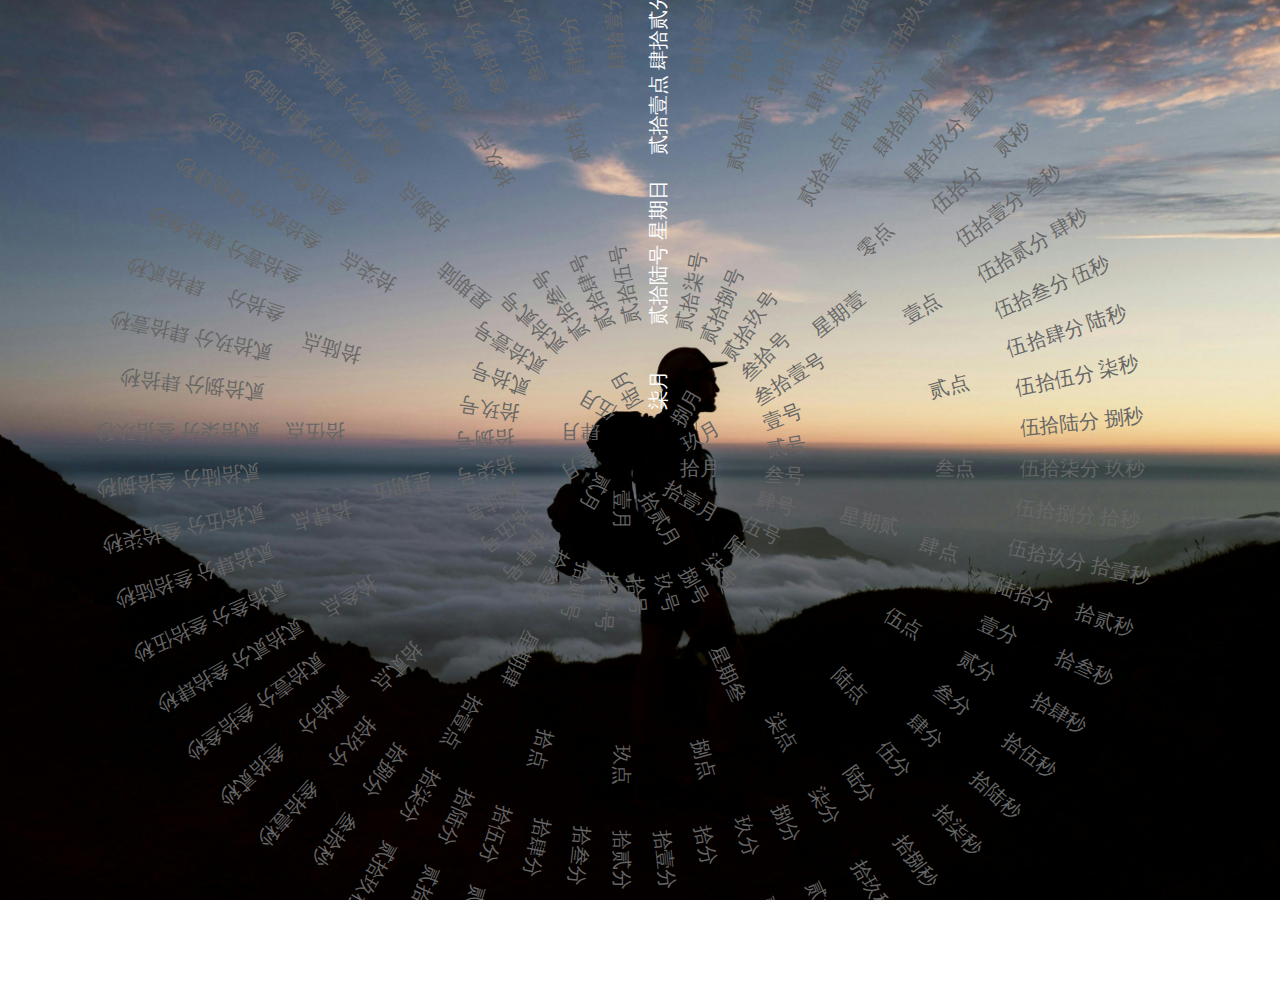
<file: t1.html>
<!DOCTYPE html>
<html lang="en">

<head>
  <meta charset="UTF-8">
  <meta name="viewport" content="width=device-width, initial-scale=1.0">
  <meta http-equiv="X-UA-Compatible" content="ie=edge">
  <title>时间罗盘</title>
  <!-- <script src="clock.js"></script> -->
  <style>
    * {
      margin: 0;
      padding: 0;
    }
    html,
    body {
      width: 100%;
      height: 100%;
      overflow: hidden;
      background-image: url('a1.jpg'); 
      background-size: cover;
      background-repeat: no-repeat;
      background-position: center center;
    }
    #clock {
      position: relative;
      width: 100%;
      height: 100%;
    }
    .label {
      display: inline-block;
      text-align: center;
      padding: 5px 5px;
      font-size: 20px;
      font-family: 楷体;
      transition: left 1s, top 1s;
      transform-origin: 0 0;
      background: transparent;
    }
  </style>
</head>

<body>
  <div id="clock"></div>
  <script>
    let monthText = ["壹月", "贰月", "叁月", "肆月", "伍月", "陆月", "柒月", "捌月", "玖月", "拾月", "拾壹月", "拾贰月"];
    let dayText = ["壹号", "贰号", "叁号", "肆号", "伍号", "陆号", "柒号", "捌号", "玖号", "拾号", "拾壹号", "拾贰号", "拾叁号", "拾肆号", "拾伍号",
      "拾陆号", "拾柒号", "拾捌号", "拾玖号", "贰拾号", "贰拾壹号", "贰拾贰号", "贰拾叁号", "贰拾肆号", "贰拾伍号", "贰拾陆号", "贰拾柒号", "贰拾捌号",
      "贰拾玖号", "叁拾号", "叁拾壹号"
    ];
    let weekText = ["星期日", "星期壹", "星期贰", "星期叄", "星期肆", "星期伍", "星期陆"];
    let hourText = ["零点", "壹点", "贰点", "叁点", "肆点", "伍点", "陆点", "柒点", "捌点", "玖点", "拾点", "拾壹点", "拾贰点", "拾叁点", "拾肆点",
      "拾伍点", "拾陆点", "拾柒点", "拾捌点", "拾玖点", "贰拾点", "贰拾壹点", "贰拾贰点", "贰拾叁点"
    ];
    let minuteText = ["壹分", "贰分", "叁分", "肆分", "伍分", "陆分", "柒分", "捌分", "玖分", "拾分",
      "拾壹分", "拾贰分", "拾叁分", "拾肆分", "拾伍分", "拾陆分", "拾柒分", "拾捌分", "拾玖分", "贰拾分",
      "贰拾壹分", "贰拾贰分", "贰拾叁分", "贰拾肆分", "贰拾伍分", "贰拾陆分", "贰拾柒分", "贰拾捌分", "贰拾玖分", "叁拾分",
      "叁拾壹分", "叁拾贰分", "叁拾叁分", "叁拾肆分", "叁拾伍分", "叁拾陆分", "叁拾柒分", "叁拾捌分", "叁拾玖分", "肆拾分",
      "肆拾壹分", "肆拾贰分", "肆拾叁分", "肆拾肆分", "肆拾伍分", "肆拾陆分", "肆拾柒分", "肆拾捌分", "肆拾玖分", "伍拾分",
      "伍拾壹分", "伍拾贰分", "伍拾叁分", "伍拾肆分", "伍拾伍分", "伍拾陆分", "伍拾柒分", "伍拾捌分", "伍拾玖分", "陆拾分"
    ];
    let secondText = ["壹秒", "贰秒", "叁秒", "肆秒", "伍秒", "陆秒", "柒秒", "捌秒", "玖秒", "拾秒",
      "拾壹秒", "拾贰秒", "拾叁秒", "拾肆秒", "拾伍秒", "拾陆秒", "拾柒秒", "拾捌秒", "拾玖秒", "贰拾秒",
      "贰拾壹秒", "贰拾贰秒", "贰拾叁秒", "贰拾肆秒", "贰拾伍秒", "贰拾陆秒", "贰拾柒秒", "贰拾捌秒", "贰拾玖秒", "叁拾秒",
      "叁拾壹秒", "叁拾贰秒", "叁拾叁秒", "叁拾肆秒", "叁拾伍秒", "叁拾陆秒", "叁拾柒秒", "叁拾捌秒", "叁拾玖秒", "肆拾秒",
      "肆拾壹秒", "肆拾贰秒", "肆拾叁秒", "肆拾肆秒", "肆拾伍秒", "肆拾陆秒", "肆拾柒秒", "肆拾捌秒", "肆拾玖秒", "伍拾秒",
      "伍拾壹秒", "伍拾贰秒", "伍拾叁秒", "伍拾肆秒", "伍拾伍秒", "伍拾陆秒", "伍拾柒秒", "伍拾捌秒", "伍拾玖秒", "陆拾秒"
    ];
    // 存放dom元素的数组
    let monthList = [];
    let dayList = [];
    let weekList = [];
    let hourList = [];
    let minuteList = [];
    let secondList = [];
    //二维数组 存放文字内容及页面显示标签
    let timeTextSet = [
      [monthText, monthList],
      [dayText, dayList],
      [weekText, weekList],
      [hourText, hourList],
      [minuteText, minuteList],
      [secondText, secondList]
    ];
    // 判断是否为旋转页面
    let isRotating = true;
    //时钟页面
    let clock;
    window.onload = function () {
      init();
      // 每隔100ms获得 当前时间
      setInterval(function () {
        runTime();
      }, 100);
      // 旋转之前定位到当前时间
      locateCurrent();
      // 3秒后变成旋转样式
      setTimeout(function () {
        toRotate();
      }, 3000);
    }

    // 初始化函数
    function init() {
      clock = document.getElementById('clock');
      // 生成标签 存放文字展示
      for (let i = 0; i < timeTextSet.length; i++) {
        for (let j = 0; j < timeTextSet[i][0].length; j++) {
          let temp = createLabel(timeTextSet[i][0][j]);
          clock.appendChild(temp);
          // 将生成的标签存放在数组list中
          timeTextSet[i][1].push(temp);
        }
      }
    }

    // 创建标签并将文字填充标签内 接收参数为文字内容
    function createLabel(text) {
      let div = document.createElement('div');
      div.classList.add('label');
      div.innerText = text;
      return div;
    }

    function runTime() {
      //当前时间获取
      let now = new Date();
      let month = now.getMonth();
      let day = now.getDate();
      let week = now.getDay();
      let hour = now.getHours();
      let minute = now.getMinutes();
      let seconds = now.getSeconds();
      // 初始化时间颜色 并将走过的时间设置为黑色
      initStyle();
      // 当前时间设为与背景色对比度高一点的颜色
      // 将当前时间月份存放在数组中
      let nowValue = [month, day - 1, week, hour, minute, seconds];
      for (let i = 0; i < nowValue.length; i++) {
        let num = nowValue[i];
        timeTextSet[i][1][num].style.color = '#fff';
      }
      // 变成旋转时钟
      if (isRotating) {
        // 圆心位置确定
        let widthMid = document.body.clientWidth / 2;
        let heightMid = document.body.clientHeight / 2;
        // 将每一个dom元素确定到圆的位置
        for (let i = 0; i < timeTextSet.length; i++) {
          for (let j = 0; j < timeTextSet[i][0].length; j++) {
            // 计算出每一个元素的位置  x y 坐标，圆的半径与时分秒的位置有关
            let r = (i + 1) * 35 + 50 * i;
            // 计算每一个平均的角度  将每一个单位对齐,再转化成弧度
            let deg = 360 / timeTextSet[i][1].length * (j - nowValue[i]);
            // 计算dom元素的坐标
            let x = r * Math.sin(deg * Math.PI / 180) + widthMid;
            let y = heightMid - r * Math.cos(deg * Math.PI / 180);
            // 样式
            let temp = timeTextSet[i][1][j];
            temp.style.transform = 'rotate(' + (-90 + deg) + 'deg)';
            temp.style.left = x + 'px';
            temp.style.top = y + 'px';
          }
        }
      }
    }

    function initStyle() {
      // 将所有标签置为灰色
      let label = document.getElementsByClassName('label');
      for (let i = 0; i < label.length; i++) {
        label[i].style.color = '#666';
      }
    }

    function locateCurrent() {
      for (let i = 0; i < timeTextSet.length; i++) {
        for (let j = 0; j < timeTextSet[i][1].length; j++) {
          // 获取原来的位置  再修改position 设置left top
          let tempX = timeTextSet[i][1][j].offsetLeft + "px";
          let tempY = timeTextSet[i][1][j].offsetTop + "px";
          // console.log(timeTextSet[i][1][j]);
          // 利用let 防止闭包
          setTimeout(function () {
            timeTextSet[i][1][j].style.position = "absolute";
            timeTextSet[i][1][j].style.left = tempX;
            timeTextSet[i][1][j].style.top = tempY;
          }, 50);
        }
      }
    }

    function toRotate() {
      isRotating = true;
      clock.style.transform = "rotate(90deg)";
    }
  </script>
</body>

</html>
</file>
